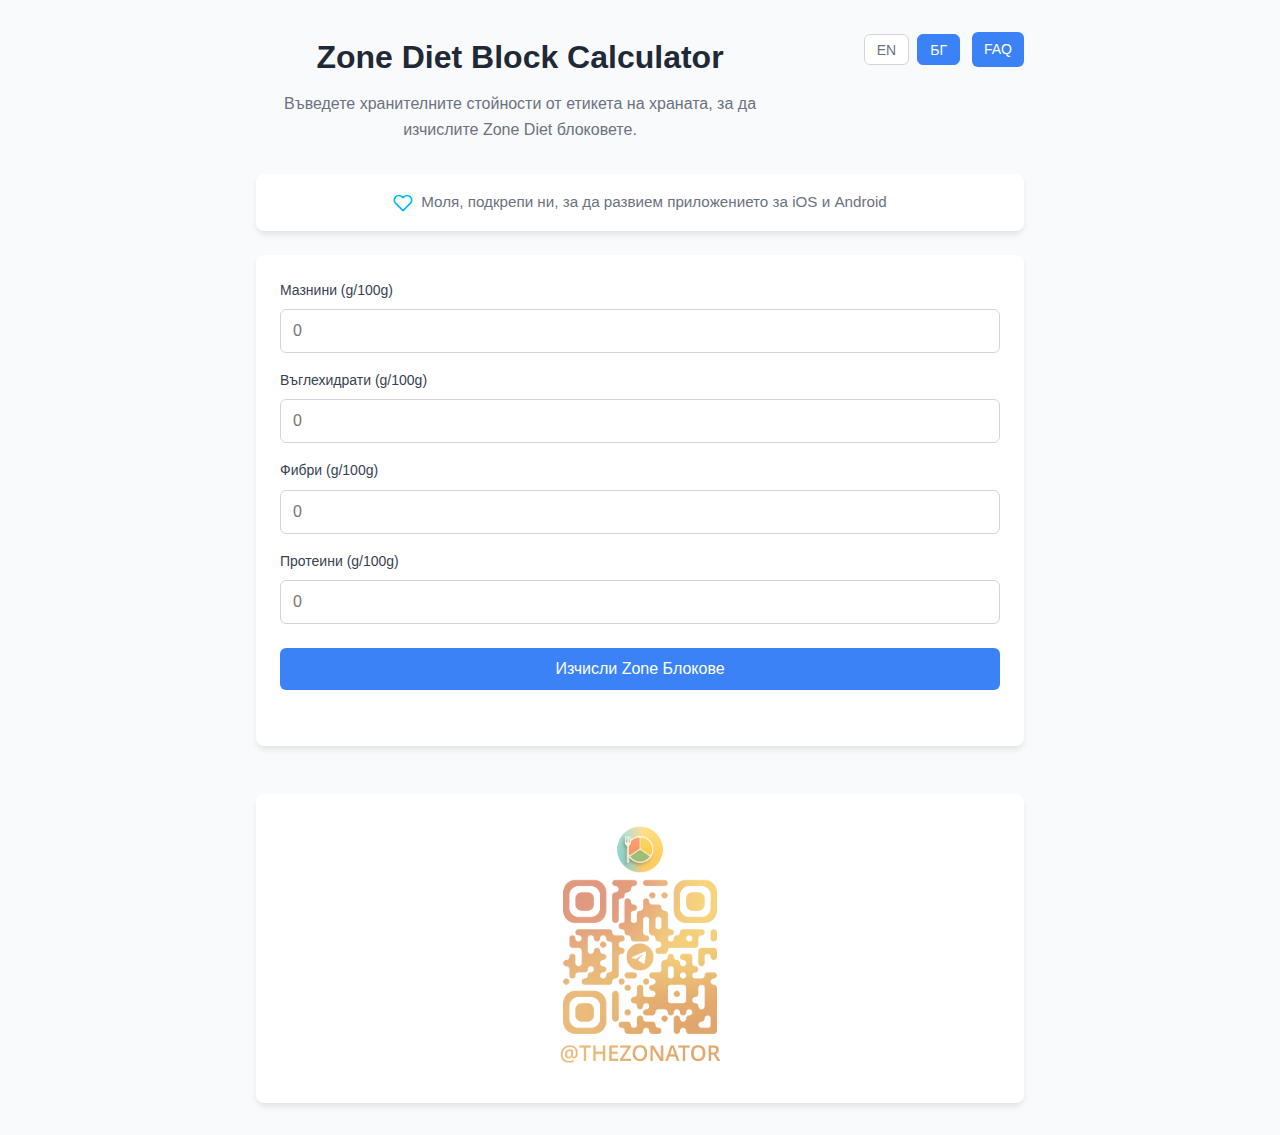
<file: index.html>
<!doctype html>
<html lang="bg">
    <head>
        <meta charset="UTF-8" />
        <meta name="viewport" content="width=device-width, initial-scale=1.0" />
        <title>Zone Diet Block Calculator</title>
        <link rel="stylesheet" href="styles.css" />
    </head>
    <body>
        <div class="container">
            <header class="header">
                <div class="header-controls">
                <div class="language-toggle">
                    <button id="lang-en" class="lang-btn" data-lang="en">EN</button>
                    <button id="lang-bg" class="lang-btn active" data-lang="bg">БГ</button>
                    </div>
                    <a href="faq.html" class="faq-link" data-i18n="button.faq">FAQ</a>
                </div>
                <h1 data-i18n="title">Zone Diet Block Calculator</h1>
                <p class="subtitle" data-i18n="subtitle">
                    Въведете хранителните стойности от етикета на храната, за да
                    изчислите Zone Diet блоковете.
                </p>
            </header>

            <div class="support-section">
                <p class="support-text">
                    <svg class="support-icon" xmlns="http://www.w3.org/2000/svg" viewBox="0 0 24 24" fill="none" stroke="currentColor" stroke-width="2" stroke-linecap="round" stroke-linejoin="round">
                        <path d="M20.84 4.61a5.5 5.5 0 0 0-7.78 0L12 5.67l-1.06-1.06a5.5 5.5 0 0 0-7.78 7.78l1.06 1.06L12 21.23l7.78-7.78 1.06-1.06a5.5 5.5 0 0 0 0-7.78z"></path>
                    </svg>
                    <span data-i18n="support.text">Моля, подкрепи ни, за да развием приложението за iOS и Android</span>
                </p>
            </div>

            <main class="main-content">
                <div class="calculator-card">
                    <form id="nutrition-form" class="nutrition-form">
                        <div class="form-list">
                            <div class="form-group">
                                <label for="fat" data-i18n="label.fat">Мазнини (g/100g)</label>
                                <input
                                    type="number"
                                    id="fat"
                                    name="fat"
                                    step="0.1"
                                    min="0"
                                    placeholder="0"
                                />
                            </div>

                            <div class="form-group">
                                <label for="carbs" data-i18n="label.carbs">Въглехидрати (g/100g)</label>
                                <input
                                    type="number"
                                    id="carbs"
                                    name="carbs"
                                    step="0.1"
                                    min="0"
                                    placeholder="0"
                                />
                            </div>

                            <div class="form-group">
                                <label for="fibers" data-i18n="label.fibers">Фибри (g/100g)</label>
                                <input
                                    type="number"
                                    id="fibers"
                                    name="fibers"
                                    step="0.1"
                                    min="0"
                                    placeholder="0"
                                />
                            </div>

                            <div class="form-group">
                                <label for="protein" data-i18n="label.protein">Протеини (g/100g)</label>
                                <input
                                    type="number"
                                    id="protein"
                                    name="protein"
                                    step="0.1"
                                    min="0"
                                    placeholder="0"
                                />
                            </div>
                        </div>

                        <button type="submit" class="calculate-btn" data-i18n="button.calculate">
                            Изчисли Zone Блокове
                        </button>
                    </form>

                    <div id="results" class="results-section hidden">
                        <div
                            id="dominant-indicator"
                            class="dominant-indicator"
                        ></div>

                        <div id="analysis" class="analysis-section">
                            <p id="analysis-text"></p>
                        </div>

                        <div id="block-charts" class="block-charts hidden">
                            <h3 data-i18n="blockComposition">Block Composition</h3>
                            <div class="compact-charts">
                                <div class="compact-chart-row">
                                    <span class="chart-label" data-i18n="chart.protein">Protein:</span>
                                    <div class="compact-bar-container">
                                        <div
                                            id="protein-bar"
                                            class="compact-bar protein-fill"
                                            style="width: 0%"
                                        ></div>
                                    </div>
                                    <span
                                        id="protein-ratio"
                                        class="chart-percentage"
                                        >0%</span
                                    >
                                </div>

                                <div class="compact-chart-row">
                                    <span class="chart-label" data-i18n="chart.carbs">Carbs:</span>
                                    <div class="compact-bar-container">
                                        <div
                                            id="carbs-bar"
                                            class="compact-bar carbs-fill"
                                            style="width: 0%"
                                        ></div>
                                    </div>
                                    <span
                                        id="carbs-ratio"
                                        class="chart-percentage"
                                        >0%</span
                                    >
                                </div>

                                <div class="compact-chart-row">
                                    <span class="chart-label" data-i18n="chart.fat">Fat:</span>
                                    <div class="compact-bar-container">
                                        <div
                                            id="fat-bar"
                                            class="compact-bar fat-fill"
                                            style="width: 0%"
                                        ></div>
                                    </div>
                                    <span
                                        id="fat-ratio"
                                        class="chart-percentage"
                                        >0%</span
                                    >
                                </div>
                            </div>
                        </div>

                        <div class="interactive-calculator">
                            <div class="interactive-header">
                                <span data-i18n="interactive.totalBlocks">Общо блокове в</span>
                                <input
                                    type="number"
                                    id="product-grams"
                                    value="100"
                                    min="1"
                                    step="1"
                                    class="grams-input"
                                />
                                <span data-i18n="interactive.gProduct">g продукт</span>
                            </div>
                            <div class="blocks-display">
                                <div class="block-result protein">
                                    <div
                                        id="protein-blocks"
                                        class="block-value"
                                    >
                                        0.0
                                    </div>
                                    <div class="block-label" data-i18n="blocks.protein">
                                        Протеинови блокове
                                    </div>
                                </div>
                                <div class="block-result carbs">
                                    <div id="carb-blocks" class="block-value">
                                        0.0
                                    </div>
                                    <div class="block-label" data-i18n="blocks.carbs">
                                        Въглехидратни блокове
                                    </div>
                                </div>
                                <div class="block-result fat">
                                    <div id="fat-blocks" class="block-value">
                                        0.0
                                    </div>
                                    <div class="block-label" data-i18n="blocks.fat">
                                        Мазнинни блокове
                                    </div>
                                </div>
                            </div>
                        </div>
                    </div>
                </div>
            </main>

            <footer class="footer">
                <a href="https://t.me/TheZonator" target="_blank" rel="noopener noreferrer" class="telegram-link">
                    <img src="telegram.png" alt="Join our Telegram group" class="telegram-image" />
                </a>
            </footer>
        </div>

        <script src="script.js"></script>

        <!-- Ko-fi Support Widget -->
        <script src="https://storage.ko-fi.com/cdn/scripts/overlay-widget.js"></script>
    </body>
</html>
</file>
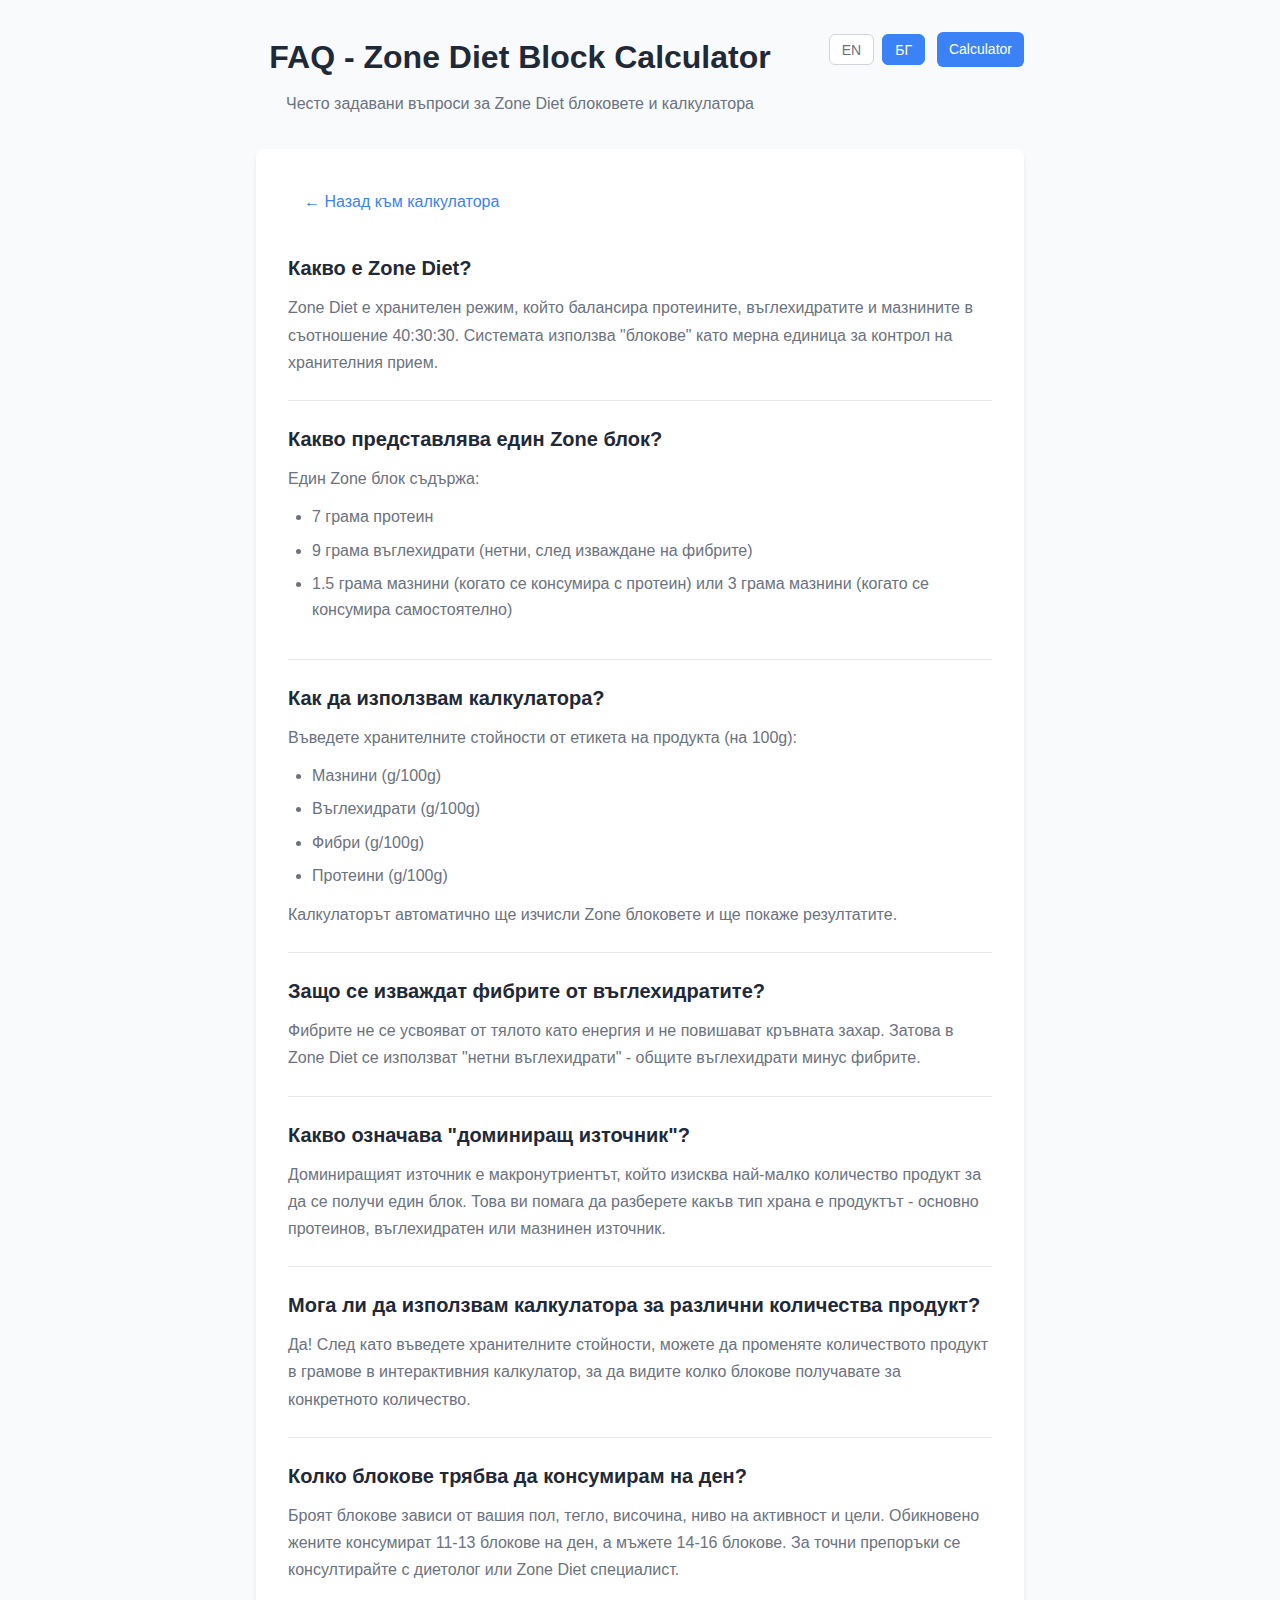
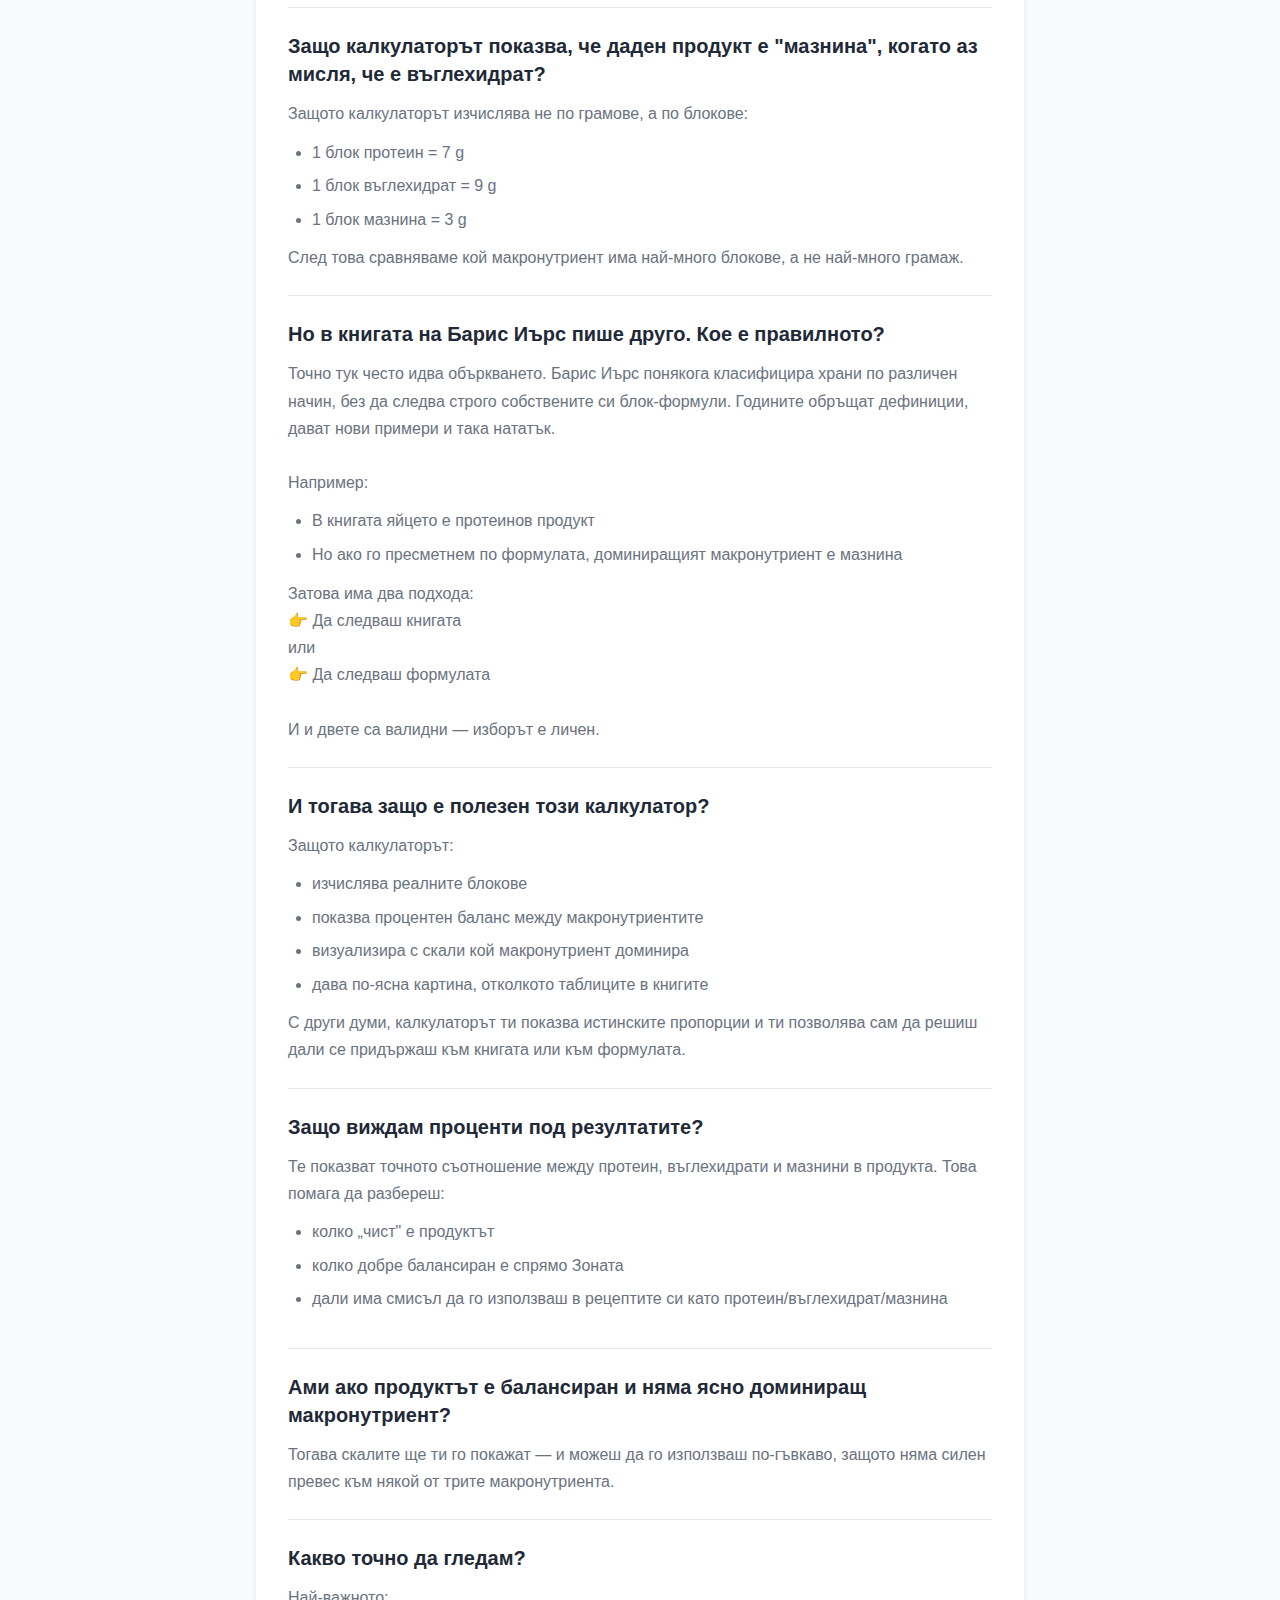
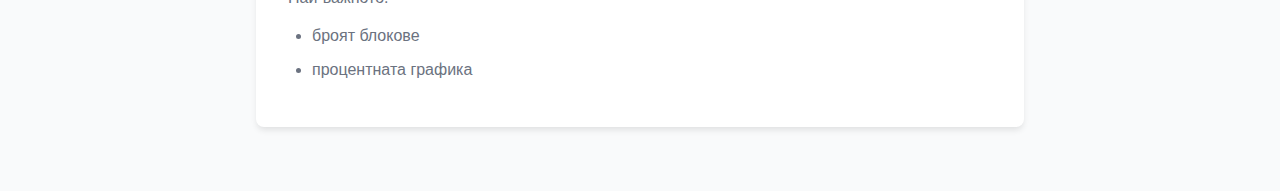
<file: faq.html>
<!doctype html>
<html lang="bg">
    <head>
        <meta charset="UTF-8" />
        <meta name="viewport" content="width=device-width, initial-scale=1.0" />
        <title data-i18n="faq.title">FAQ - Zone Diet Block Calculator</title>
        <link rel="stylesheet" href="styles.css" />
    </head>
    <body>
        <div class="container">
            <header class="header">
                <div class="header-controls">
                    <div class="language-toggle">
                        <button id="lang-en" class="lang-btn" data-lang="en">EN</button>
                        <button id="lang-bg" class="lang-btn active" data-lang="bg">БГ</button>
                    </div>
                    <a href="index.html" class="faq-link" data-i18n="button.calculator">Calculator</a>
                </div>
                <h1 data-i18n="faq.title">FAQ - Zone Diet Block Calculator</h1>
                <p class="subtitle" data-i18n="faq.subtitle">
                    Често задавани въпроси за Zone Diet блоковете и калкулатора
                </p>
            </header>

            <div class="faq-content">
                <a href="index.html" class="back-link" data-i18n="faq.backToCalculator">
                    ← Назад към калкулатора
                </a>

                <div class="faq-section">
                    <div class="faq-item">
                        <h2 class="faq-question" data-i18n="faq.q1.question">Какво е Zone Diet?</h2>
                        <div class="faq-answer" data-i18n="faq.q1.answer" data-i18n-html="true">
                            Zone Diet е хранителен режим, който балансира протеините, въглехидратите и мазнините в съотношение 40:30:30. Системата използва "блокове" като мерна единица за контрол на хранителния прием.
                        </div>
                    </div>

                    <div class="faq-item">
                        <h2 class="faq-question" data-i18n="faq.q2.question">Какво представлява един Zone блок?</h2>
                        <div class="faq-answer" data-i18n="faq.q2.answer" data-i18n-html="true">
                            Един Zone блок съдържа:
                            <ul>
                                <li>7 грама протеин</li>
                                <li>9 грама въглехидрати (нетни, след изваждане на фибрите)</li>
                                <li>1.5 грама мазнини (когато се консумира с протеин) или 3 грама мазнини (когато се консумира самостоятелно)</li>
                            </ul>
                        </div>
                    </div>

                    <div class="faq-item">
                        <h2 class="faq-question" data-i18n="faq.q3.question">Как да използвам калкулатора?</h2>
                        <div class="faq-answer" data-i18n="faq.q3.answer" data-i18n-html="true">
                            Въведете хранителните стойности от етикета на продукта (на 100g):
                            <ul>
                                <li>Мазнини (g/100g)</li>
                                <li>Въглехидрати (g/100g)</li>
                                <li>Фибри (g/100g)</li>
                                <li>Протеини (g/100g)</li>
                            </ul>
                            Калкулаторът автоматично ще изчисли Zone блоковете и ще покаже резултатите.
                        </div>
                    </div>

                    <div class="faq-item">
                        <h2 class="faq-question" data-i18n="faq.q4.question">Защо се изваждат фибрите от въглехидратите?</h2>
                        <div class="faq-answer" data-i18n="faq.q4.answer" data-i18n-html="true">
                            Фибрите не се усвояват от тялото като енергия и не повишават кръвната захар. Затова в Zone Diet се използват "нетни въглехидрати" - общите въглехидрати минус фибрите.
                        </div>
                    </div>

                    <div class="faq-item">
                        <h2 class="faq-question" data-i18n="faq.q5.question">Какво означава "доминиращ източник"?</h2>
                        <div class="faq-answer" data-i18n="faq.q5.answer" data-i18n-html="true">
                            Доминиращият източник е макронутриентът, който изисква най-малко количество продукт за да се получи един блок. Това ви помага да разберете какъв тип храна е продуктът - основно протеинов, въглехидратен или мазнинен източник.
                        </div>
                    </div>

                    <div class="faq-item">
                        <h2 class="faq-question" data-i18n="faq.q6.question">Мога ли да използвам калкулатора за различни количества продукт?</h2>
                        <div class="faq-answer" data-i18n="faq.q6.answer" data-i18n-html="true">
                            Да! След като въведете хранителните стойности, можете да променяте количеството продукт в грамове в интерактивния калкулатор, за да видите колко блокове получавате за конкретното количество.
                        </div>
                    </div>

                    <div class="faq-item">
                        <h2 class="faq-question" data-i18n="faq.q7.question">Колко блокове трябва да консумирам на ден?</h2>
                        <div class="faq-answer" data-i18n="faq.q7.answer" data-i18n-html="true">
                            Броят блокове зависи от вашия пол, тегло, височина, ниво на активност и цели. Обикновено жените консумират 11-13 блокове на ден, а мъжете 14-16 блокове. За точни препоръки се консултирайте с диетолог или Zone Diet специалист.
                        </div>
                    </div>

                    <div class="faq-item">
                        <h2 class="faq-question" data-i18n="faq.q8.question">Защо калкулаторът показва, че даден продукт е "мазнина", когато аз мисля, че е въглехидрат?</h2>
                        <div class="faq-answer" data-i18n="faq.q8.answer" data-i18n-html="true">
                            Защото калкулаторът изчислява не по грамове, а по блокове:<ul><li>1 блок протеин = 7 g</li><li>1 блок въглехидрат = 9 g</li><li>1 блок мазнина = 3 g</li></ul>След това сравняваме кой макронутриент има най-много блокове, а не най-много грамаж.
                        </div>
                    </div>

                    <div class="faq-item">
                        <h2 class="faq-question" data-i18n="faq.q9.question">Но в книгата на Барис Иърс пише друго. Кое е правилното?</h2>
                        <div class="faq-answer" data-i18n="faq.q9.answer" data-i18n-html="true">
                            Точно тук често идва объркването. Барис Иърс понякога класифицира храни по различен начин, без да следва строго собствените си блок-формули. Годините обръщат дефиниции, дават нови примери и така нататък.<br><br>Например:<ul><li>В книгата яйцето е протеинов продукт</li><li>Но ако го пресметнем по формулата, доминиращият макронутриент е мазнина</li></ul>Затова има два подхода:<br>👉 Да следваш книгата<br>или<br>👉 Да следваш формулата<br><br>И и двете са валидни — изборът е личен.
                        </div>
                    </div>

                    <div class="faq-item">
                        <h2 class="faq-question" data-i18n="faq.q10.question">И тогава защо е полезен този калкулатор?</h2>
                        <div class="faq-answer" data-i18n="faq.q10.answer" data-i18n-html="true">
                            Защото калкулаторът:<ul><li>изчислява реалните блокове</li><li>показва процентен баланс между макронутриентите</li><li>визуализира с скали кой макронутриент доминира</li><li>дава по-ясна картина, отколкото таблиците в книгите</li></ul>С други думи, калкулаторът ти показва истинските пропорции и ти позволява сам да решиш дали се придържаш към книгата или към формулата.
                        </div>
                    </div>

                    <div class="faq-item">
                        <h2 class="faq-question" data-i18n="faq.q11.question">Защо виждам проценти под резултатите?</h2>
                        <div class="faq-answer" data-i18n="faq.q11.answer" data-i18n-html="true">
                            Те показват точното съотношение между протеин, въглехидрати и мазнини в продукта. Това помага да разбереш:<ul><li>колко „чист" е продуктът</li><li>колко добре балансиран е спрямо Зоната</li><li>дали има смисъл да го използваш в рецептите си като протеин/въглехидрат/мазнина</li></ul>
                        </div>
                    </div>

                    <div class="faq-item">
                        <h2 class="faq-question" data-i18n="faq.q12.question">Ами ако продуктът е балансиран и няма ясно доминиращ макронутриент?</h2>
                        <div class="faq-answer" data-i18n="faq.q12.answer" data-i18n-html="true">
                            Тогава скалите ще ти го покажат — и можеш да го използваш по-гъвкаво, защото няма силен превес към някой от трите макронутриента.
                        </div>
                    </div>

                    <div class="faq-item">
                        <h2 class="faq-question" data-i18n="faq.q13.question">Какво точно да гледам?</h2>
                        <div class="faq-answer" data-i18n="faq.q13.answer" data-i18n-html="true">
                            Най-важното:<ul><li>броят блокове</li><li>процентната графика</li></ul>
                        </div>
                    </div>
                </div>
            </div>
        </div>

        <script src="script.js"></script>
    </body>
</html>
</file>
<file: styles.css>
/* Reset and base styles */
* {
    margin: 0;
    padding: 0;
    box-sizing: border-box;
}

body {
    font-family: -apple-system, BlinkMacSystemFont, 'Segoe UI', Roboto, sans-serif;
    line-height: 1.6;
    color: #374151;
    background-color: #f9fafb;
    min-height: 100vh;
    -webkit-font-smoothing: antialiased;
    -moz-osx-font-smoothing: grayscale;
}

.container {
    max-width: 800px;
    margin: 0 auto;
    padding: 2rem 1rem;
}

/* Header */
.header {
    text-align: center;
    margin-bottom: 2rem;
    position: relative;
    padding-right: 240px; /* Space for header controls (EN + БГ + FAQ/Calculator buttons) */
}

.header h1 {
    font-size: 2rem;
    font-weight: 600;
    color: #1f2937;
    margin-bottom: 0.5rem;
}

.subtitle {
    color: #6b7280;
    font-size: 1rem;
}

/* Header Controls */
.header-controls {
    position: absolute;
    top: 0;
    right: 0;
    display: flex;
    align-items: center;
    gap: 0.75rem;
}

/* Language Toggle */
.language-toggle {
    display: flex;
    gap: 0.5rem;
}

.lang-btn {
    padding: 0.4rem 0.75rem;
    border: 1px solid #d1d5db;
    background: white;
    color: #6b7280;
    border-radius: 0.375rem;
    font-size: 0.875rem;
    font-weight: 500;
    cursor: pointer;
    transition: all 0.2s;
    -webkit-tap-highlight-color: transparent;
    touch-action: manipulation;
}

.lang-btn:hover {
    background: #f3f4f6;
    border-color: #9ca3af;
}

.lang-btn.active {
    background: #3b82f6;
    color: white;
    border-color: #3b82f6;
}

.lang-btn.active:hover {
    background: #2563eb;
    border-color: #2563eb;
}

/* Main content */
.main-content {
    background: white;
    border-radius: 0.5rem;
    box-shadow: 0 4px 6px -1px rgba(0, 0, 0, 0.1);
    overflow: hidden;
}

.calculator-card {
    padding: 1.5rem;
}

/* Form styles */
.nutrition-form {
    margin-bottom: 2rem;
}

.form-list {
    display: flex;
    flex-direction: column;
    gap: 1rem;
    margin-bottom: 1.5rem;
}

.form-group {
    display: flex;
    flex-direction: column;
}

.form-group label {
    font-weight: 500;
    color: #374151;
    margin-bottom: 0.5rem;
    font-size: 0.875rem;
}

.form-group input {
    padding: 0.75rem;
    border: 1px solid #d1d5db;
    border-radius: 0.375rem;
    font-size: 1rem;
    transition: all 0.2s;
    background: white;
    -webkit-appearance: none;
    -moz-appearance: textfield;
}

.form-group input::-webkit-outer-spin-button,
.form-group input::-webkit-inner-spin-button {
    -webkit-appearance: none;
    margin: 0;
}

.form-group input:focus {
    outline: none;
    border-color: #3b82f6;
    box-shadow: 0 0 0 3px rgba(59, 130, 246, 0.1);
}

.calculate-btn {
    width: 100%;
    padding: 0.75rem 1.5rem;
    background: #3b82f6;
    color: white;
    border: none;
    border-radius: 0.375rem;
    font-size: 1rem;
    font-weight: 500;
    cursor: pointer;
    transition: background-color 0.2s;
    -webkit-tap-highlight-color: transparent;
    touch-action: manipulation;
}

.calculate-btn:hover {
    background: #2563eb;
}

.calculate-btn:active {
    transform: translateY(1px);
}

/* Results section */
.results-section {
    border-top: 1px solid #e5e7eb;
    padding-top: 1.5rem;
    margin-top: 1.5rem;
}

.results-section.hidden {
    display: none;
}

/* Dominant indicator */
.dominant-indicator {
    background: #f3f4f6;
    border-radius: 0.5rem;
    padding: 1rem;
    margin-bottom: 1.5rem;
    font-weight: 500;
    text-align: center;
}

.dominant-indicator.protein {
    background: #dbeafe;
    color: #1d4ed8;
    border: 1px solid #93c5fd;
}

.dominant-indicator.carbs {
    background: #dcfce7;
    color: #166534;
    border: 1px solid #86efac;
}

.dominant-indicator.fat {
    background: #fef3c7;
    color: #92400e;
    border: 1px solid #fcd34d;
}

/* Results grid */
.results-grid {
    display: grid;
    grid-template-columns: repeat(auto-fit, minmax(200px, 1fr));
    gap: 1rem;
    margin-bottom: 1.5rem;
}

.result-card {
    border-radius: 0.5rem;
    padding: 1rem;
    border: 1px solid;
}

.result-card.protein {
    background: #eff6ff;
    border-color: #93c5fd;
}

.result-card.carbs {
    background: #f0fdf4;
    border-color: #86efac;
}

.result-card.fat {
    background: #fffbeb;
    border-color: #fcd34d;
}

.result-header {
    margin-bottom: 0.75rem;
}

.result-header h3 {
    font-size: 1rem;
    font-weight: 600;
    margin-bottom: 0.25rem;
}

.result-card.protein h3 {
    color: #1d4ed8;
}

.result-card.carbs h3 {
    color: #166534;
}

.result-card.fat h3 {
    color: #92400e;
}

.block-rule {
    font-size: 0.75rem;
    color: #6b7280;
}

.result-value {
    display: flex;
    align-items: baseline;
    gap: 0.5rem;
}

.result-value .value {
    font-size: 1.25rem;
    font-weight: 700;
    color: #1f2937;
}

.result-value .unit {
    font-size: 0.875rem;
    color: #6b7280;
}

/* Analysis section */
.analysis-section {
    background: #f9fafb;
    border-radius: 0.5rem;
    padding: 1rem;
    margin-bottom: 1.5rem;
    border: 1px solid #e5e7eb;
}

.analysis-section p {
    line-height: 1.6;
}

/* Interactive calculator */
.interactive-calculator {
    background: #eff6ff;
    border: 1px solid #93c5fd;
    border-radius: 0.5rem;
    padding: 1rem;
}

.interactive-header {
    display: flex;
    align-items: center;
    gap: 0.5rem;
    margin-bottom: 1rem;
    font-weight: 500;
    color: #1d4ed8;
    font-size: 0.875rem;
    justify-content: center;
    flex-wrap: wrap;
}

.grams-input {
    width: 4rem;
    height: 1.75rem;
    text-align: center;
    font-size: 0.875rem;
    border: 1px solid #3b82f6;
    border-radius: 0.25rem;
    background: white;
    font-weight: 500;
}

.grams-input:focus {
    outline: none;
    border-color: #1d4ed8;
    box-shadow: 0 0 0 2px rgba(59, 130, 246, 0.2);
}

.blocks-display {
    display: grid;
    grid-template-columns: repeat(3, 1fr);
    gap: 0.5rem;
}

.block-result {
    text-align: center;
}

.block-value {
    font-size: 1.125rem;
    font-weight: 700;
    margin-bottom: 0.25rem;
}

.block-result.protein .block-value {
    color: #1d4ed8;
}

.block-result.carbs .block-value {
    color: #166534;
}

.block-result.fat .block-value {
    color: #ea580c;
}

.block-label {
    font-size: 0.75rem;
    color: #6b7280;
    line-height: 1.2;
}

/* Responsive design */
@media (max-width: 640px) {
    .container {
        padding: 1rem 0.75rem;
    }
    
    .header {
        margin-bottom: 1.5rem;
        padding-right: 0; /* Reset padding on mobile */
    }
    
    .header h1 {
        font-size: 1.5rem;
        padding-right: 0;
    }
    
    .subtitle {
        font-size: 0.9rem;
        padding: 0 0.5rem;
    }
    
    .header-controls {
        top: -0.25rem;
        right: 0;
        gap: 0.5rem;
    }
    
    .lang-btn {
        padding: 0.35rem 0.65rem;
        font-size: 0.8rem;
    }
    
    .faq-link {
        padding: 0.35rem 0.65rem;
        font-size: 0.8rem;
    }
    
    .support-section {
        margin-bottom: 1.25rem;
        padding: 0.875rem 1rem;
    }
    
    .footer {
        margin-top: 2rem;
        padding: 1.5rem 1rem;
        gap: 0.75rem;
    }
    
    .telegram-image {
        max-width: 150px;
    }
    
    .support-text {
        font-size: 0.875rem;
        gap: 0.4rem;
        line-height: 1.5;
    }
    
    .support-icon {
        width: 1.1rem;
        height: 1.1rem;
    }
    
    .calculator-card {
        padding: 1.25rem;
    }
    
    .form-group label {
        font-size: 0.8rem;
    }
    
    .form-group input {
        padding: 0.65rem;
        font-size: 0.95rem;
    }
    
    .calculate-btn {
        padding: 0.875rem 1.25rem;
        font-size: 0.95rem;
    }
    
    .results-section {
        padding-top: 1.25rem;
        margin-top: 1.25rem;
    }
    
    .dominant-indicator {
        padding: 0.875rem;
        margin-bottom: 1.25rem;
        font-size: 0.9rem;
    }
    
    .analysis-section {
        padding: 0.875rem;
        margin-bottom: 1.25rem;
        font-size: 0.9rem;
    }
    
    .interactive-calculator {
        padding: 0.875rem;
    }
    
    .interactive-header {
        font-size: 0.8rem;
        margin-bottom: 0.875rem;
        flex-wrap: wrap;
        gap: 0.4rem;
    }
    
    .grams-input {
        width: 3.5rem;
        height: 1.65rem;
        font-size: 0.8rem;
    }
    
    .blocks-display {
        gap: 0.5rem;
    }
    
    .block-value {
        font-size: 1rem;
    }
    
    .block-label {
        font-size: 0.7rem;
    }
    
    .block-charts {
        padding: 1.25rem;
        margin-top: 1.25rem;
    }
    
    .block-charts h3 {
        font-size: 1rem;
        margin-bottom: 0.875rem;
    }
    
    .chart-label {
        font-size: 0.85rem;
        min-width: 50px;
    }
    
    .chart-percentage {
        font-size: 0.85rem;
        min-width: 35px;
    }
    
    .compact-bar-container {
        height: 18px;
    }
    
    .results-grid {
        grid-template-columns: 1fr;
    }
}

/* Animations */
.results-section {
    animation: fadeIn 0.3s ease-in;
}

@keyframes fadeIn {
    from {
        opacity: 0;
        transform: translateY(10px);
    }
    to {
        opacity: 1;
        transform: translateY(0);
    }
}

.calculate-btn {
    transition: all 0.2s ease;
}

.calculate-btn:hover {
    transform: translateY(-1px);
    box-shadow: 0 4px 8px rgba(59, 130, 246, 0.3);
}

/* Block Charts - Compact Style */
.block-charts {
    background: white;
    border-radius: 0.5rem;
    padding: 1.5rem;
    margin-top: 1.5rem;
    border: 1px solid #e2e8f0;
    box-shadow: 0 1px 3px rgba(0, 0, 0, 0.1);
}

.block-charts h3 {
    font-size: 1.1rem;
    font-weight: 600;
    color: #374151;
    margin-bottom: 1rem;
    margin-top: 0;
}

.compact-charts {
    display: flex;
    flex-direction: column;
    gap: 0.75rem;
}

.compact-chart-row {
    display: flex;
    align-items: center;
    gap: 0.75rem;
}

.chart-label {
    font-size: 0.9rem;
    font-weight: 500;
    color: #374151;
    min-width: 60px;
    text-align: left;
}

.compact-bar-container {
    flex: 1;
    height: 20px;
    background: #f3f4f6;
    border-radius: 10px;
    overflow: hidden;
    position: relative;
}

.compact-bar {
    height: 100%;
    border-radius: 10px;
    transition: width 0.8s ease-in-out;
    position: relative;
}

.protein-fill {
    background: #4f88ff;
}

.carbs-fill {
    background: #22c55e;
}

.fat-fill {
    background: #f59e0b;
}

.chart-percentage {
    font-size: 0.9rem;
    font-weight: 600;
    color: #374151;
    min-width: 40px;
    text-align: right;
}

/* Utility classes */
.hidden {
    display: none !important;
}

.highlight {
    font-weight: 600;
    color: inherit;
}

/* Support section */
.support-section {
    text-align: center;
    margin-bottom: 1.5rem;
    padding: 1rem 1.5rem;
    background: white;
    border-radius: 0.5rem;
    box-shadow: 0 4px 6px -1px rgba(0, 0, 0, 0.1);
}

.support-text {
    color: #6b7280;
    font-size: 0.95rem;
    line-height: 1.6;
    margin: 0;
    display: flex;
    align-items: center;
    justify-content: center;
    gap: 0.5rem;
    flex-wrap: wrap;
}

.support-icon {
    width: 1.25rem;
    height: 1.25rem;
    color: #00b9fe;
    flex-shrink: 0;
}

.support-section {
    position: relative;
}

/* Footer */
.footer {
    text-align: center;
    margin-top: 3rem;
    padding: 2rem 1rem;
    background: white;
    border-radius: 0.5rem;
    box-shadow: 0 4px 6px -1px rgba(0, 0, 0, 0.1);
    display: flex;
    flex-direction: column;
    align-items: center;
    gap: 1rem;
}

.telegram-link {
    display: inline-block;
    transition: transform 0.2s, opacity 0.2s;
    text-decoration: none;
}

.telegram-link:hover {
    transform: scale(1.05);
    opacity: 0.9;
}

.telegram-image {
    max-width: 200px;
    height: auto;
    display: block;
    border-radius: 0.5rem;
}


.faq-link {
    padding: 0.4rem 0.75rem;
    background: #3b82f6;
    color: white;
    text-decoration: none;
    border-radius: 0.375rem;
    font-size: 0.875rem;
    font-weight: 500;
    transition: all 0.2s;
    -webkit-tap-highlight-color: transparent;
    touch-action: manipulation;
    white-space: nowrap;
}

.faq-link:hover {
    background: #2563eb;
    transform: translateY(-1px);
    box-shadow: 0 2px 4px rgba(59, 130, 246, 0.3);
}

.faq-link:active {
    transform: translateY(0);
}

/* FAQ Page Styles */
.faq-content {
    background: white;
    border-radius: 0.5rem;
    box-shadow: 0 4px 6px -1px rgba(0, 0, 0, 0.1);
    padding: 2rem;
    margin-bottom: 2rem;
}

.back-link {
    display: inline-block;
    margin-bottom: 2rem;
    padding: 0.5rem 1rem;
    color: #3b82f6;
    text-decoration: none;
    font-weight: 500;
    border-radius: 0.375rem;
    transition: all 0.2s;
    -webkit-tap-highlight-color: transparent;
}

.back-link:hover {
    background: #eff6ff;
    color: #2563eb;
}

.faq-section {
    display: flex;
    flex-direction: column;
    gap: 1.5rem;
}

.faq-item {
    border-bottom: 1px solid #e5e7eb;
    padding-bottom: 1.5rem;
}

.faq-item:last-child {
    border-bottom: none;
    padding-bottom: 0;
}

.faq-question {
    font-size: 1.25rem;
    font-weight: 600;
    color: #1f2937;
    margin-bottom: 0.75rem;
    line-height: 1.4;
}

.faq-answer {
    color: #6b7280;
    line-height: 1.7;
    font-size: 1rem;
}

.faq-answer ul {
    margin: 0.75rem 0;
    padding-left: 1.5rem;
}

.faq-answer li {
    margin: 0.5rem 0;
    line-height: 1.6;
}

/* Responsive FAQ */
@media (max-width: 640px) {
    .faq-content {
        padding: 1.25rem;
    }
    
    .back-link {
        margin-bottom: 1.5rem;
        font-size: 0.9rem;
    }
    
    .faq-question {
        font-size: 1.1rem;
    }
    
    .faq-answer {
        font-size: 0.95rem;
    }
    
}
</file>
